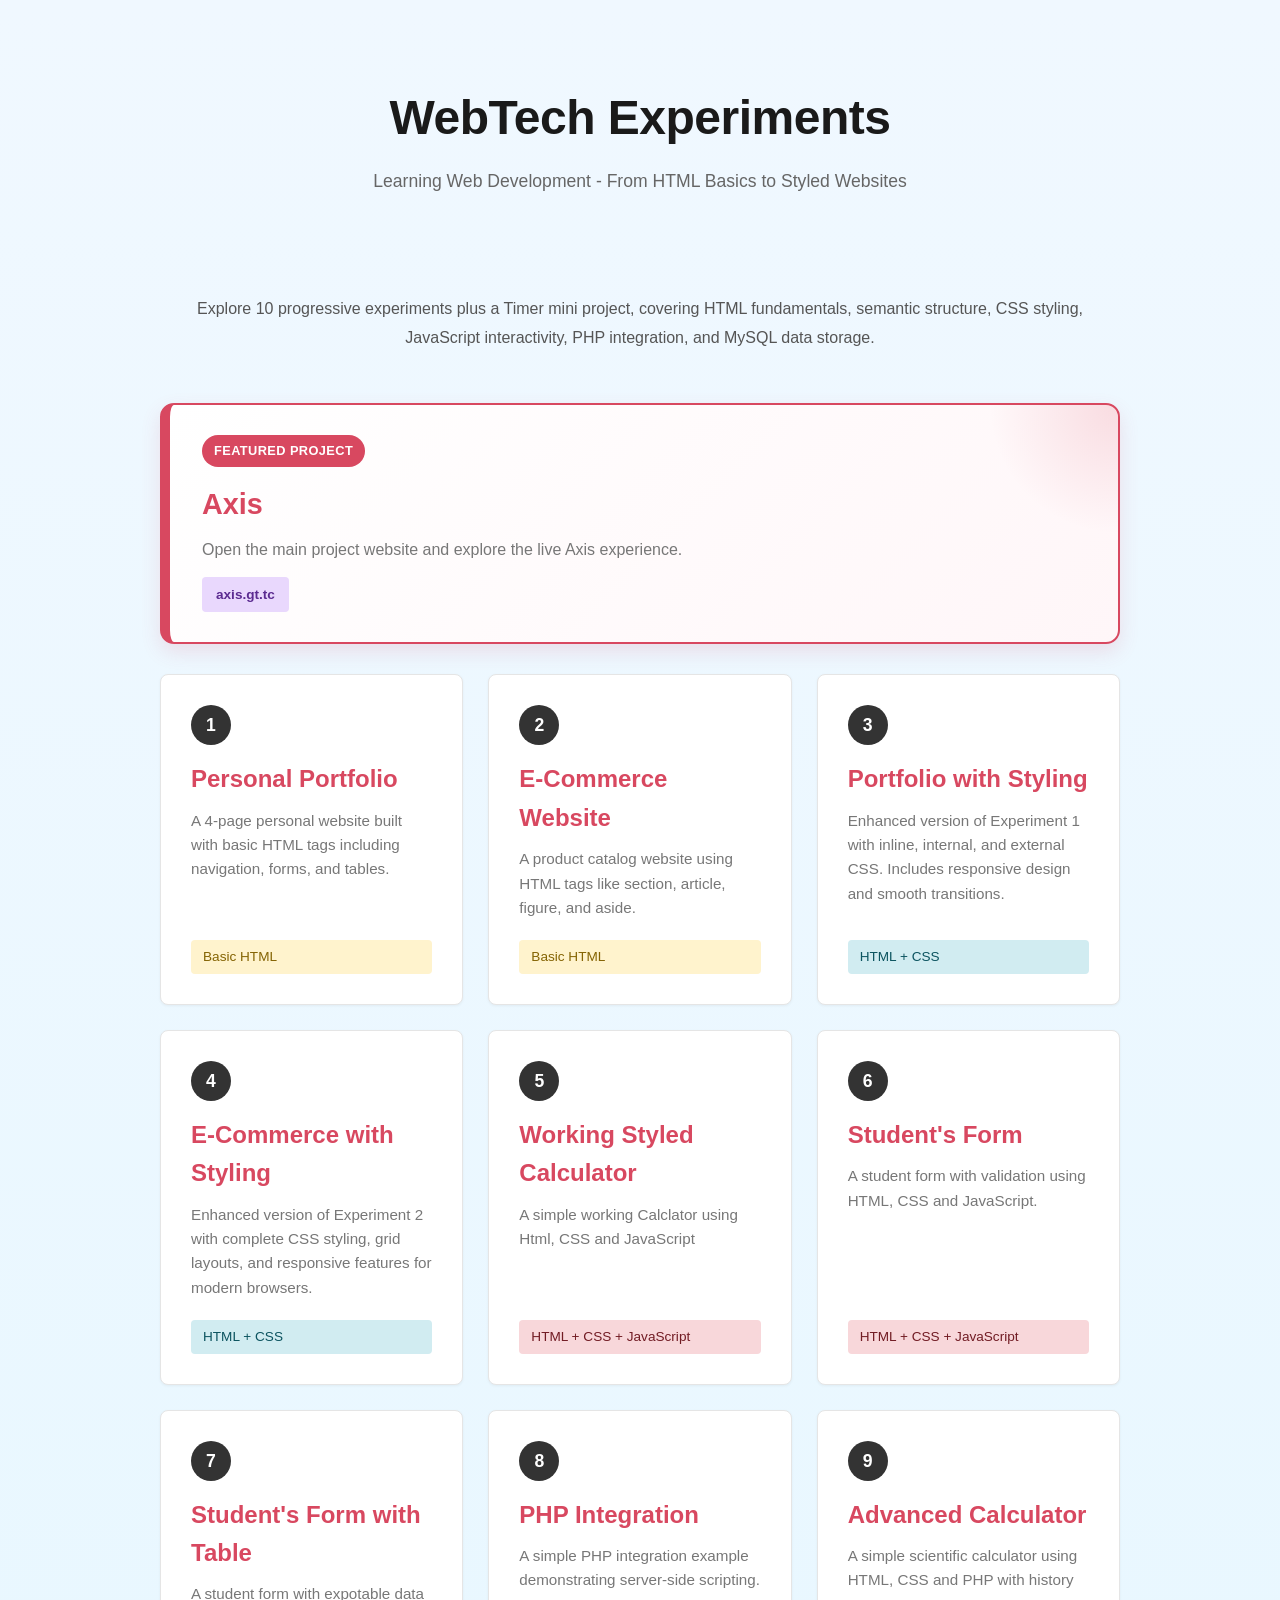
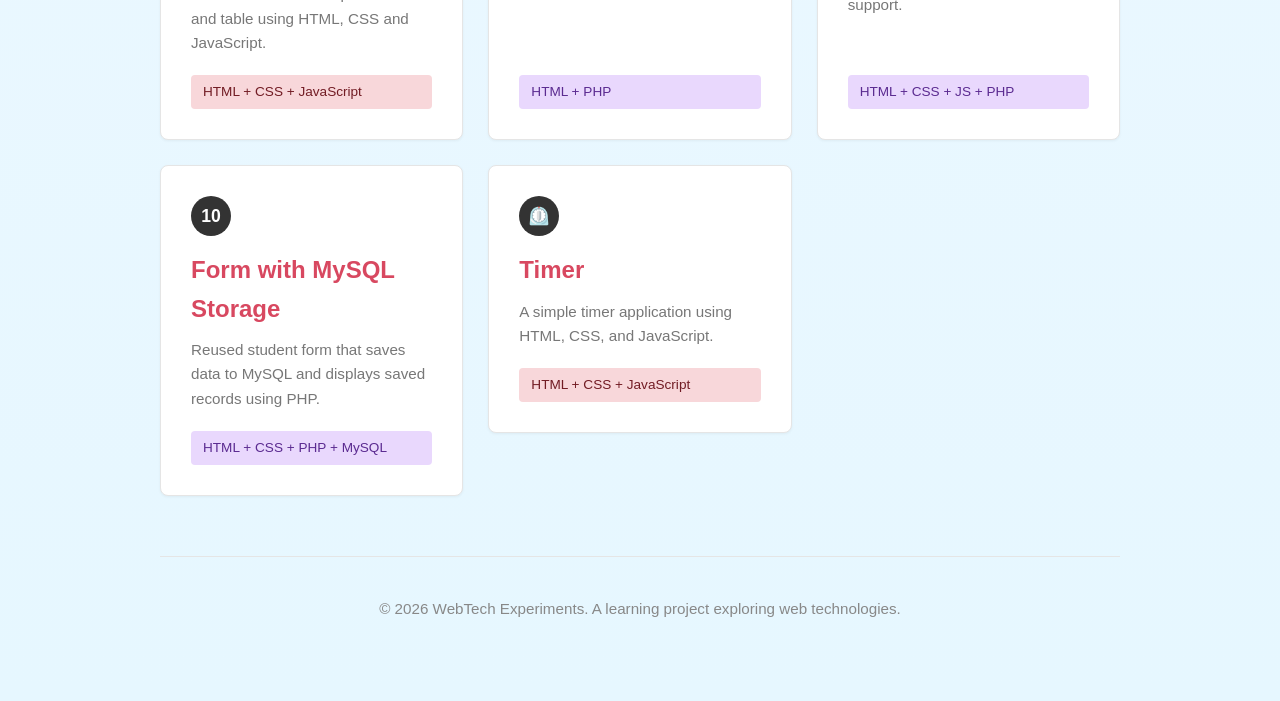
<file: index.html>
<!DOCTYPE html>
<html lang="en">

<head>
    <meta charset="UTF-8">
    <meta name="viewport" content="width=device-width, initial-scale=1.0">
    <title>WebTech Experiments</title>
    <link rel="stylesheet" href="style.css">
</head>

<body>
    <div class="container">
        <header>
            <h1>WebTech Experiments</h1>
            <p>Learning Web Development - From HTML Basics to Styled Websites</p>
        </header>

        <div class="intro">
            <p>Explore 10 progressive experiments plus a Timer mini project, covering HTML fundamentals, semantic
                structure, CSS styling, JavaScript interactivity, PHP integration, and MySQL data storage.</p>
        </div>

        <div class="project-links">
            <a href="https://axis.gt.tc" class="project-card" target="_blank" rel="noopener noreferrer">
                <div class="project-label">Featured Project</div>
                <h2>Axis</h2>
                <p>Open the main project website and explore the live Axis experience.</p>
                <span class="project-url">axis.gt.tc</span>
            </a>
        </div>

        <section class="experiments">
            <a href="Exp1/index.html" class="experiment-card">
                <div class="experiment-number">1</div>
                <h2>Personal Portfolio</h2>
                <p>A 4-page personal website built with basic HTML tags including navigation, forms, and tables.</p>
                <span class="experiment-type html">Basic HTML</span>
            </a>

            <a href="Exp2/index.html" class="experiment-card">
                <div class="experiment-number">2</div>
                <h2>E-Commerce Website</h2>
                <p>A product catalog website using HTML tags like section, article, figure, and aside.</p>
                <span class="experiment-type html">Basic HTML</span>
            </a>

            <a href="Exp3/index.html" class="experiment-card">
                <div class="experiment-number">3</div>
                <h2>Portfolio with Styling</h2>
                <p>Enhanced version of Experiment 1 with inline, internal, and external CSS. Includes responsive design
                    and smooth transitions.</p>
                <span class="experiment-type css">HTML + CSS</span>
            </a>

            <a href="Exp4/index.html" class="experiment-card">
                <div class="experiment-number">4</div>
                <h2>E-Commerce with Styling</h2>
                <p>Enhanced version of Experiment 2 with complete CSS styling, grid layouts, and responsive features for
                    modern browsers.</p>
                <span class="experiment-type css">HTML + CSS</span>
            </a>

            <a href="Exp5/index.html" class="experiment-card">
                <div class="experiment-number">5</div>
                <h2>Working Styled Calculator</h2>
                <p>A simple working Calclator using Html, CSS and JavaScript</p>
                <span class="experiment-type javascript">HTML + CSS + JavaScript</span>
            </a>

            <a href="Exp6/index.html" class="experiment-card">
                <div class="experiment-number">6</div>
                <h2>Student's Form</h2>
                <p>A student form with validation using HTML, CSS and JavaScript.</p>
                <span class="experiment-type javascript">HTML + CSS + JavaScript</span>
            </a>

            <a href="Exp7/index.html" class="experiment-card">
                <div class="experiment-number">7</div>
                <h2>Student's Form with Table</h2>
                <p>A student form with expotable data and table using HTML, CSS and JavaScript.</p>
                <span class="experiment-type javascript">HTML + CSS + JavaScript</span>
            </a>

            <a href="Exp8/index.html" class="experiment-card">
                <div class="experiment-number">8</div>
                <h2>PHP Integration</h2>
                <p>A simple PHP integration example demonstrating server-side scripting.</p>
                <span class="experiment-type php">HTML + PHP</span>
            </a>

            <a href="http://webtech-exps.gt.tc/exp9.php" class="experiment-card">
                <div class="experiment-number">9</div>
                <h2>Advanced Calculator</h2>
                <p>A simple scientific calculator using HTML, CSS and PHP with history support.</p>
                <span class="experiment-type php">HTML + CSS + JS + PHP</span>
            </a>

            <a href="http://webtech-exps.gt.tc/exp10.php" class="experiment-card">
                <div class="experiment-number">10</div>
                <h2>Form with MySQL Storage</h2>
                <p>Reused student form that saves data to MySQL and displays saved records using PHP.</p>
                <span class="experiment-type php">HTML + CSS + PHP + MySQL</span>
            </a>

            <div>
                <a href="Timer/index.html" class="experiment-card">
                    <div class="experiment-number">⏲️</div>
                    <h2>Timer</h2>
                    <p>A simple timer application using HTML, CSS, and JavaScript.</p>
                    <span class="experiment-type javascript">HTML + CSS + JavaScript</span>
                </a>
            </div>

        </section>

        <footer>
            <p>&copy; 2026 WebTech Experiments. A learning project exploring web technologies.</p>
        </footer>
    </div>
</body>

</html>
</file>
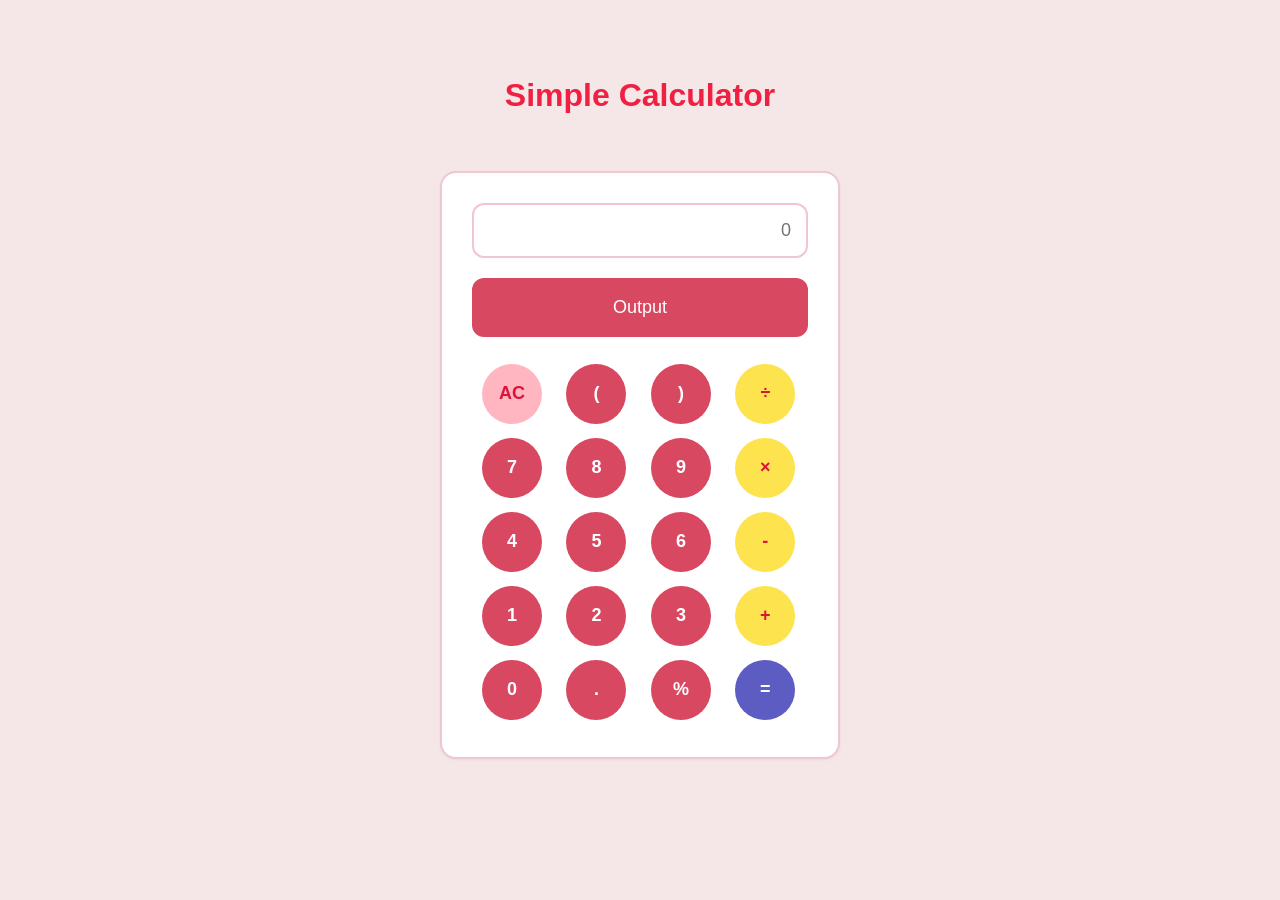
<file: Exp5/index.html>
<!DOCTYPE html>
<html lang="en">

<head>
    <meta charset="UTF-8">
    <meta name="viewport" content="width=device-width, initial-scale=1.0">
    <title>Simple Calculator</title>
    <link rel="stylesheet" href="style.css">
</head>

<body>
    <h1>Simple Calculator</h1>
    <div class="sum">
        <input type="text" id="input_range" placeholder="0">
        <p id="result" class="result">Output</p>
        <div class="Numbers">

            <button id="clear" style="background-color: rgb(255, 182, 193); color: crimson;"
                onclick="clearAll()">AC</button>
            <button id="(" onclick="press('(')"> ( </button>
            <button id=")" onclick="press(')')"> ) </button>
            <button id="Divide" style="background-color: rgb(253, 227, 77); color: crimson;"
                onclick="press('/')">&divide;</button>
            <br>
            <button id="7" onclick="press('7')">7</button>
            <button id="8" onclick="press('8')">8</button>
            <button id="9" onclick="press('9')">9</button>
            <button id="Multiply" style="background-color: rgb(253, 227, 77); color: crimson;"
                onclick="press('*')">&times;</button>
            <br>
            <button id="4" onclick="press('4')">4</button>
            <button id="5" onclick="press('5')">5</button>
            <button id="6" onclick="press('6')">6</button>
            <button id="Subtract" style="background-color: rgb(253, 227, 77); color: crimson;"
                onclick="press('-')">-</button>
            <br>
            <button id="1" onclick="press('1')">1</button>
            <button id="2" onclick="press('2')">2</button>
            <button id="3" onclick="press('3')">3</button>
            <button id="Add" style="background-color: rgb(253, 227, 77); color: crimson;"
                onclick="press('+')">+</button>
            <br>
            <button id="0" onclick="press('0')">0</button>
            <button id="." onclick="press('.')">.</button>
            <button id="%" onclick="press('%')">%</button>
            <button id="Equal" onclick="calculate()" style="background-color: rgb(92, 92, 194);">=</button>
            <br>

        </div>
        <script src="script.js"></script>

</body>

</html>
</file>
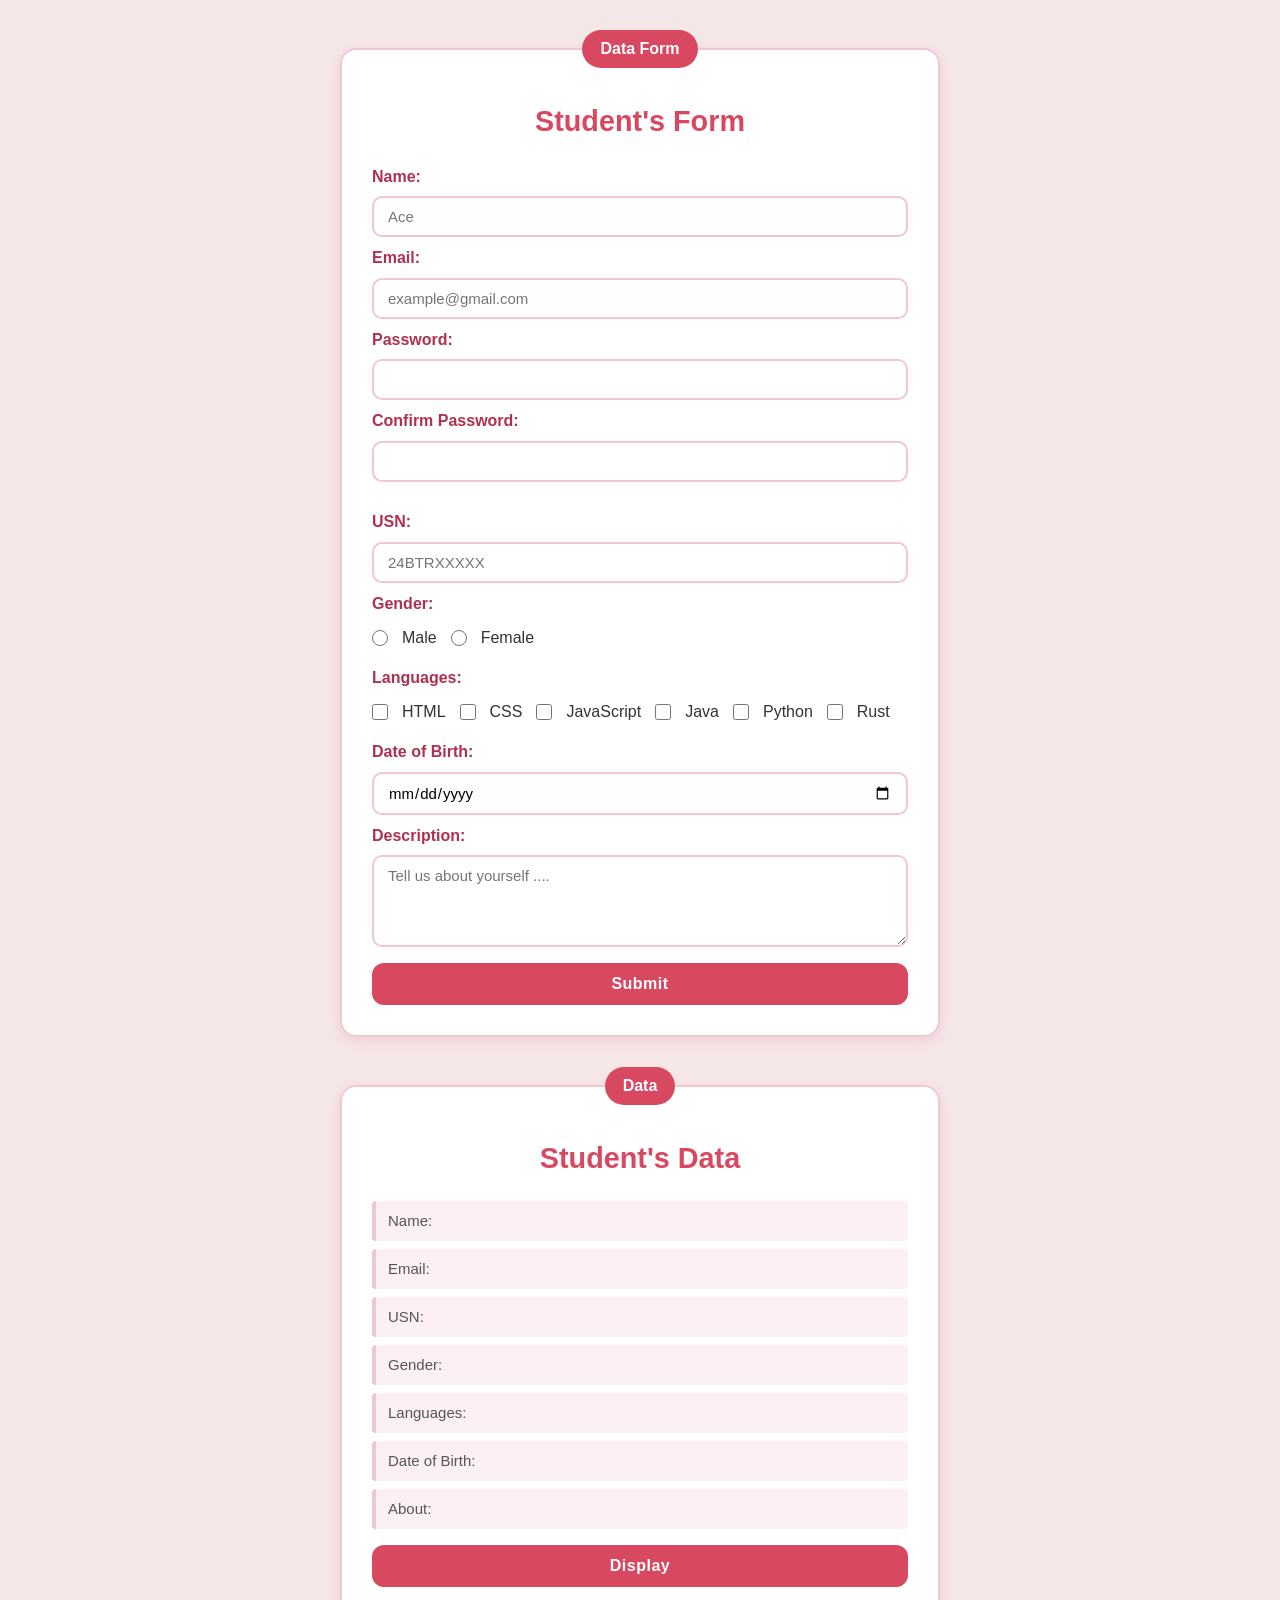
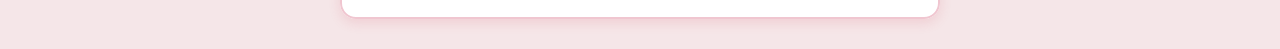
<file: Exp6/index.html>
<!-- Create a form with all fields, including checkboxes, radio buttons and input fields etc. And print that using JavaScript in a div. -->

<!DOCTYPE html>
<html lang="en">

<head>
    <meta charset="UTF-8">
    <meta name="viewport" content="width=device-width, initial-scale=1.0">
    <title>Form</title>
    <link rel="stylesheet" href="style.css">
</head>

<body>
    <fieldset>
        <h1>Student's Form</h1>
        <legend style="font-size: 16px; text-align: center; font-weight: bold;">Data Form</legend>
        <div id="formContainer">
            <div class="form-group">
                <label for="name">Name:</label>
                <input type="text" placeholder="Ace" id="name" name="name">
            </div>

            <div class="form-group">
                <label for="email">Email:</label>
                <input type="email" placeholder="example@gmail.com" id="email" name="email">
            </div>

            <div class="form-group">
                <label for="password">Password:</label>
                <input type="password" id="password" name="password">
            </div>

            <div class="form-group">
                <label for="confirmPassword">Confirm Password:</label>
                <input type="password" id="confirmPassword" name="confirmPassword">
                <span id="passwordError" class="error-msg"></span>
            </div>

            <div class="form-group">
                <label for="usn">USN:</label>
                <input type="text" placeholder="24BTRXXXXX" id="usn" name="usn">
            </div>

            <div class="form-group">
                <label>Gender:</label>
                <div class="radio-group">
                    <input type="radio" id="male" name="gender" value="Male">
                    <label for="male">Male</label>
                    <input type="radio" id="female" name="gender" value="Female">
                    <label for="female">Female</label>
                </div>
            </div>

            <div class="form-group">
                <label>Languages:</label>
                <div class="checkbox-group">
                    <input type="checkbox" id="html" name="languages" value="HTML">
                    <label for="html">HTML</label>
                    <input type="checkbox" id="css" name="languages" value="CSS">
                    <label for="css">CSS</label>
                    <input type="checkbox" id="javascript" name="languages" value="JavaScript">
                    <label for="javascript">JavaScript</label>
                    <input type="checkbox" id="java" name="languages" value="Java">
                    <label for="java">Java</label>
                    <input type="checkbox" id="python" name="languages" value="Python">
                    <label for="python">Python</label>
                    <input type="checkbox" id="rust" name="languages" value="Rust">
                    <label for="rust">Rust</label>
                </div>
            </div>

            <div class="form-group">
                <label for="dob">Date of Birth:</label>
                <input type="date" id="dob" name="dob">
            </div>

            <div class="form-group">
                <label for="description">Description:</label>
                <textarea id="description" placeholder="Tell us about yourself ...." name="description" rows="4"></textarea>
            </div>
        </div>
        <button id="submitBtn">Submit</button>
    </fieldset>

    <fieldset>
        <legend style="font-size: 16px; text-align: center; font-weight: bold;">Data</legend>
        <div id="output">
            <h1>Student's Data</h1>
            <p id="nameOutput">Name: </p>
            <p id="emailOutput">Email: </p>
            <p id="usnOutput">USN: </p>
            <p id="genderOutput">Gender: </p>
            <p id="languagesOutput">Languages: </p>
            <p id="dobOutput">Date of Birth: </p>
            <p id="descriptionOutput">About: </p>
        </div>
        <button id="displayBtn">Display</button>
    </fieldset>

    <script src="script.js"></script>
</body>

</html>
</file>
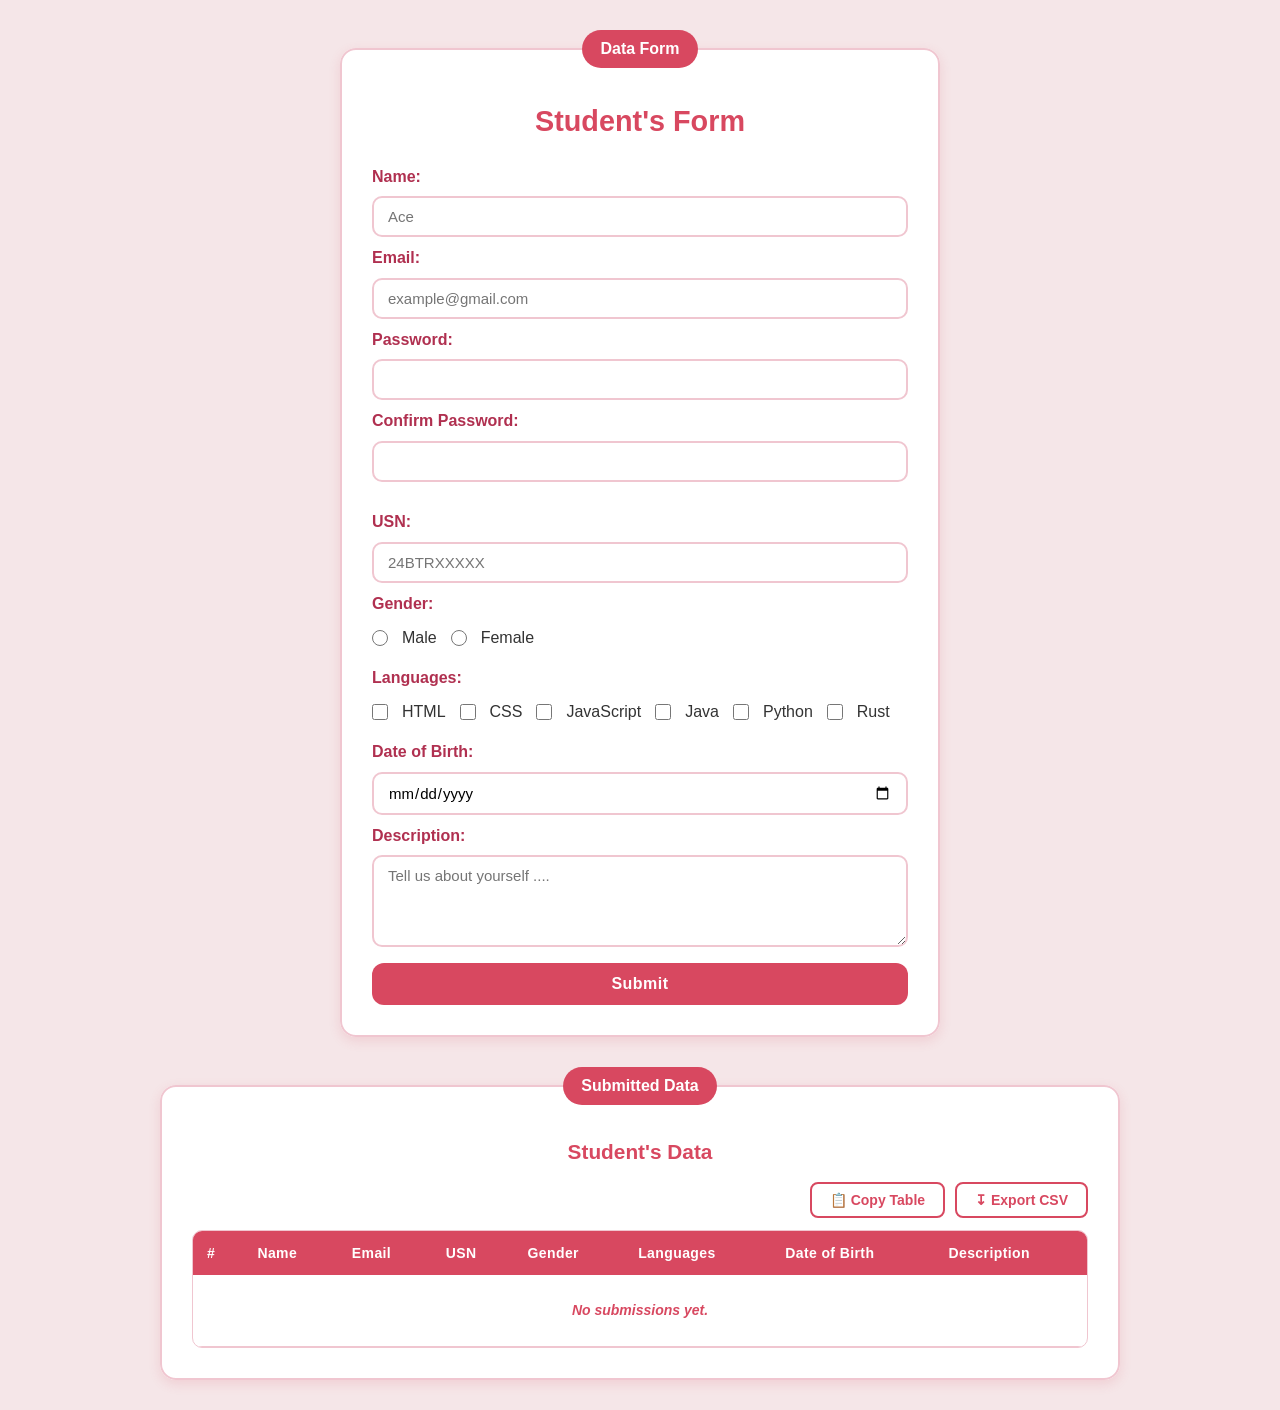
<file: Exp7/index.html>
<!-- Create a form with all fields, including checkboxes, radio buttons and input fields etc. And print that using JavaScript in a div. -->

<!DOCTYPE html>
<html lang="en">

<head>
    <meta charset="UTF-8">
    <meta name="viewport" content="width=device-width, initial-scale=1.0">
    <title>Form</title>
    <link rel="stylesheet" href="style.css">
</head>

<body>
    <fieldset>
        <h1>Student's Form</h1>
        <legend style="font-size: 16px; text-align: center; font-weight: bold;">Data Form</legend>
        <div id="formContainer">
            <div class="form-group">
                <label for="name">Name:</label>
                <input type="text" placeholder="Ace" id="name" name="name">
            </div>

            <div class="form-group">
                <label for="email">Email:</label>
                <input type="email" placeholder="example@gmail.com" id="email" name="email">
            </div>

            <div class="form-group">
                <label for="password">Password:</label>
                <input type="password" id="password" name="password">
            </div>

            <div class="form-group">
                <label for="confirmPassword">Confirm Password:</label>
                <input type="password" id="confirmPassword" name="confirmPassword">
                <span id="passwordError" class="error-msg"></span>
            </div>

            <div class="form-group">
                <label for="usn">USN:</label>
                <input type="text" placeholder="24BTRXXXXX" id="usn" name="usn">
            </div>

            <div class="form-group">
                <label>Gender:</label>
                <div class="radio-group">
                    <input type="radio" id="male" name="gender" value="Male">
                    <label for="male">Male</label>
                    <input type="radio" id="female" name="gender" value="Female">
                    <label for="female">Female</label>
                </div>
            </div>

            <div class="form-group">
                <label>Languages:</label>
                <div class="checkbox-group">
                    <input type="checkbox" id="html" name="languages" value="HTML">
                    <label for="html">HTML</label>
                    <input type="checkbox" id="css" name="languages" value="CSS">
                    <label for="css">CSS</label>
                    <input type="checkbox" id="javascript" name="languages" value="JavaScript">
                    <label for="javascript">JavaScript</label>
                    <input type="checkbox" id="java" name="languages" value="Java">
                    <label for="java">Java</label>
                    <input type="checkbox" id="python" name="languages" value="Python">
                    <label for="python">Python</label>
                    <input type="checkbox" id="rust" name="languages" value="Rust">
                    <label for="rust">Rust</label>
                </div>
            </div>

            <div class="form-group">
                <label for="dob">Date of Birth:</label>
                <input type="date" id="dob" name="dob">
            </div>

            <div class="form-group">
                <label for="description">Description:</label>
                <textarea id="description" placeholder="Tell us about yourself ...." name="description"
                    rows="4"></textarea>
            </div>
        </div>
        <button id="submitBtn">Submit</button>
    </fieldset>

    <fieldset id="dataFieldset">
        <legend style="font-size: 16px; text-align: center; font-weight: bold;">Submitted Data</legend>
        <h2>Student's Data</h2>
        <div class="table-actions">
            <button class="action-btn" onclick="copyTable()">&#128203; Copy Table</button>
            <button class="action-btn" onclick="exportCSV()">&#8615; Export CSV</button>
        </div>
        <div class="table-wrapper">
            <table id="dataTable">
                <thead>
                    <tr>
                        <th>#</th>
                        <th>Name</th>
                        <th>Email</th>
                        <th>USN</th>
                        <th>Gender</th>
                        <th>Languages</th>
                        <th>Date of Birth</th>
                        <th>Description</th>
                    </tr>
                </thead>
                <tbody id="tableBody">
                    <tr id="emptyRow">
                        <td colspan="8" class="empty-msg">No submissions yet.</td>
                    </tr>
                </tbody>
            </table>
        </div>
    </fieldset>

    <script src="script.js"></script>
</body>

</html>
</file>
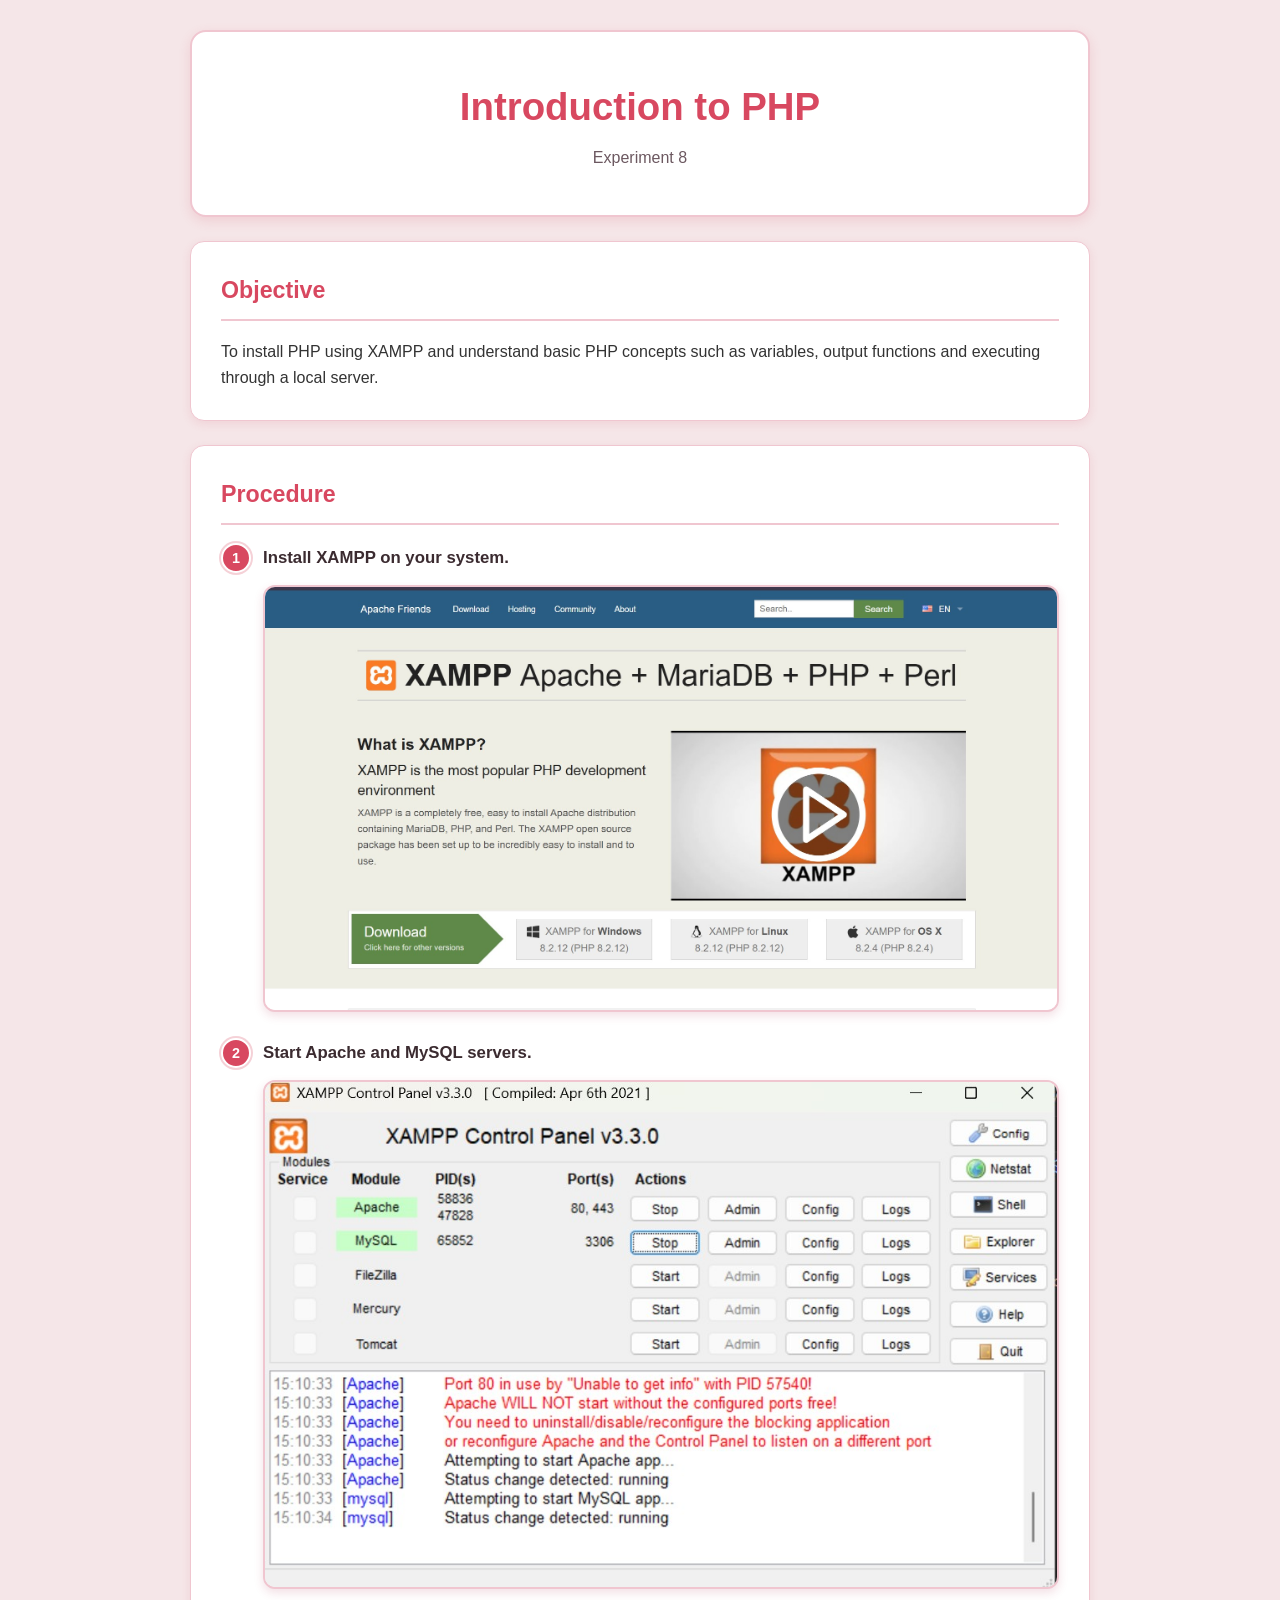
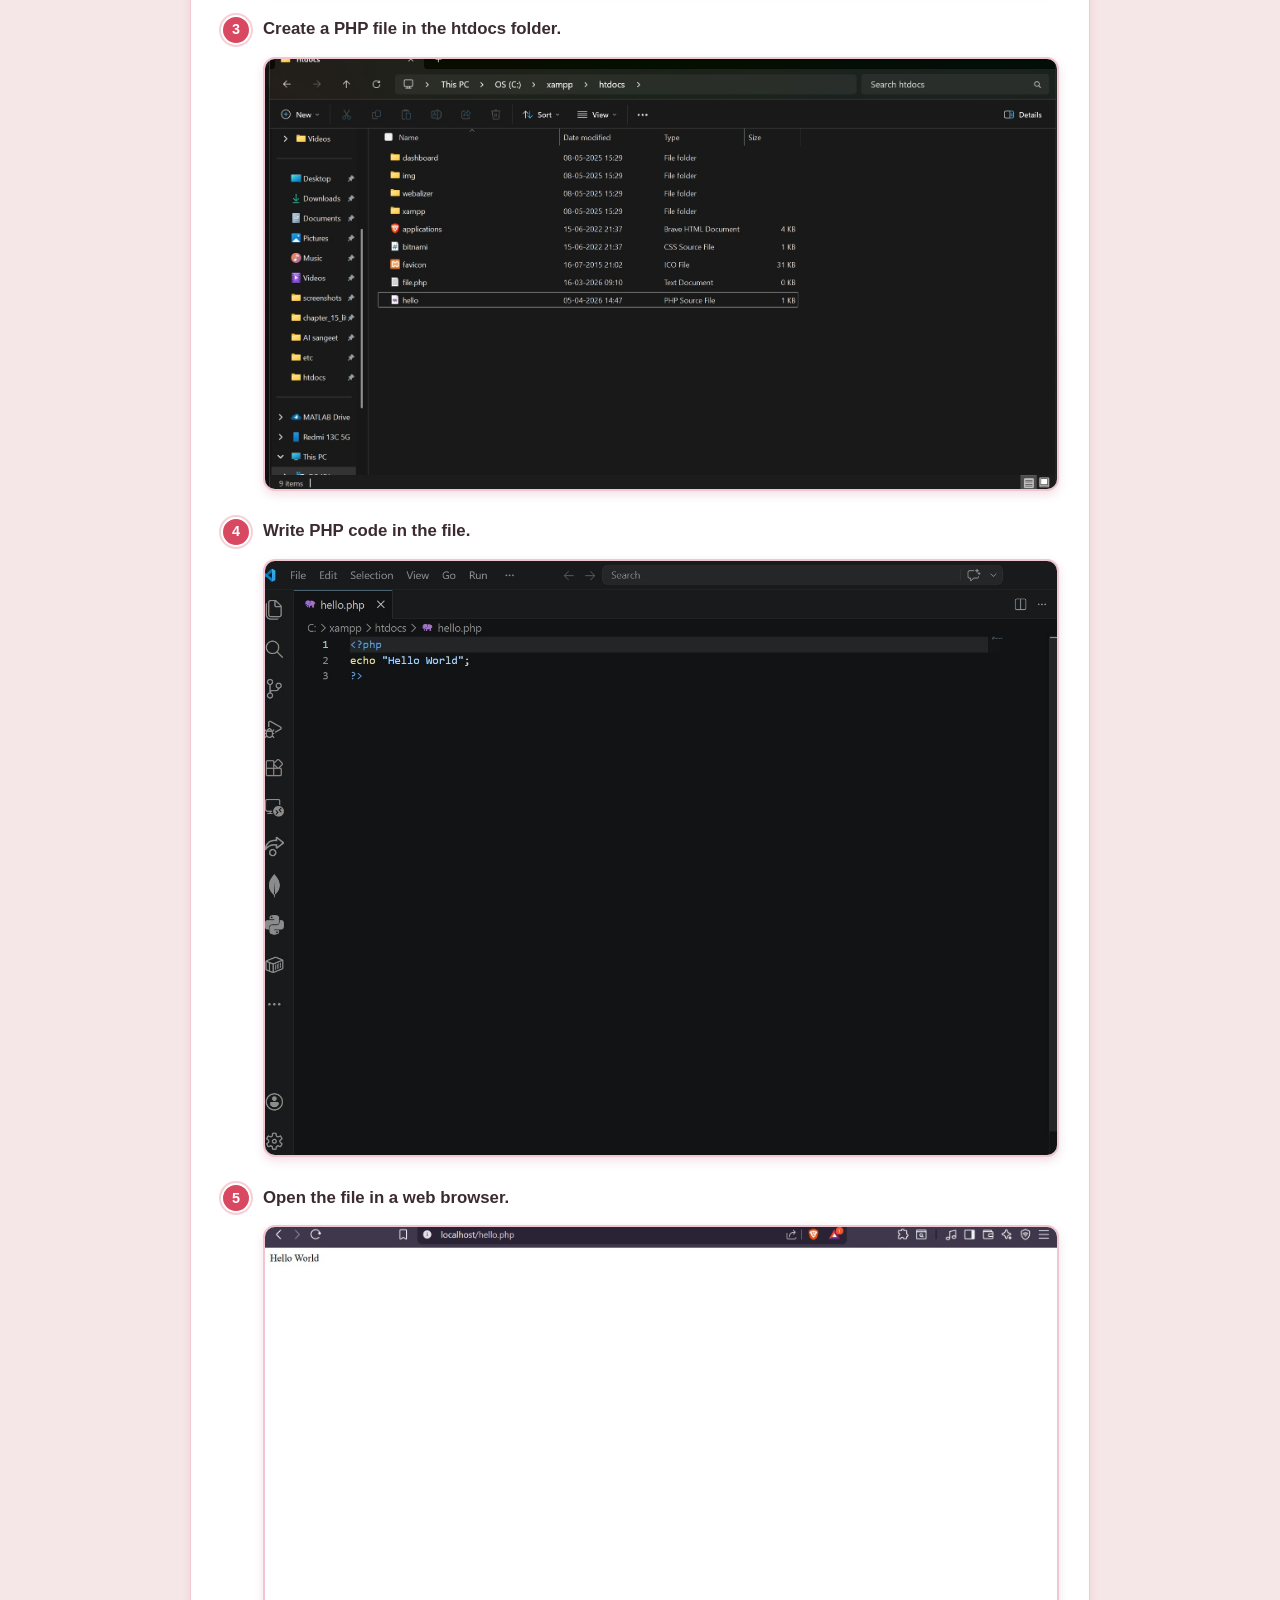
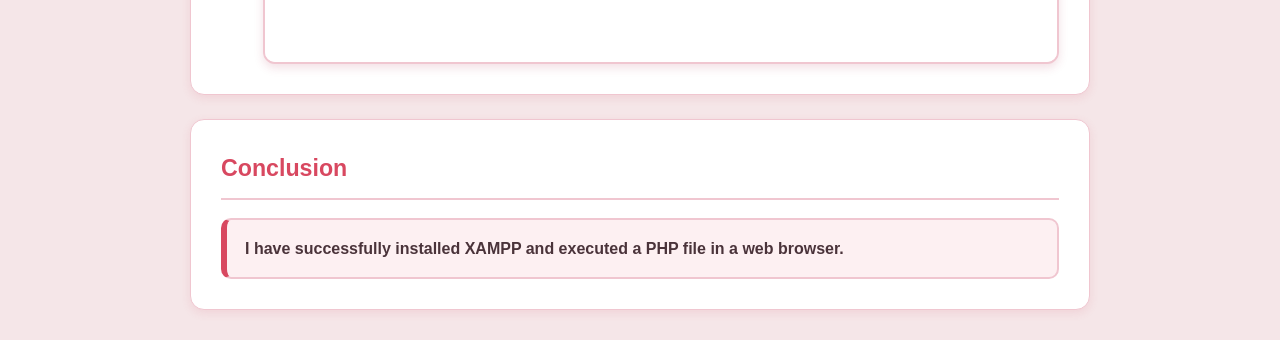
<file: Exp8/index.html>
<!DOCTYPE html>
<html lang="en">

<head>
    <meta charset="UTF-8">
    <meta name="viewport" content="width=device-width, initial-scale=1.0">
    <title>Experiment 8: Introduction to PHP</title>
    <link rel="stylesheet" href="style.css">
</head>

<body>
    <div class="container">

        <header class="header-card">
            <h1>Introduction to PHP</h1>
            <p>Experiment 8</p>
        </header>

        <section class="card">
            <h2>Objective</h2>
            <p>To install PHP using XAMPP and understand basic PHP concepts such as variables, output functions and
                executing through a local server.</p>
        </section>

        <section class="card">
            <h2>Procedure</h2>

            <div class="step">
                <div class="step-header">
                    <div class="step-number">1</div>
                    <div class="step-text">Install XAMPP on your system.</div>
                </div>
                <div class="img-container">
                    <img src="Screenshot 2026-04-05 144409.jpg" alt="Install XAMPP">
                </div>
            </div>

            <div class="step">
                <div class="step-header">
                    <div class="step-number">2</div>
                    <div class="step-text">Start Apache and MySQL servers.</div>
                </div>
                <div class="img-container">
                    <img src="Screenshot 2026-04-05 151041.jpg" alt="Start XAMPP">
                </div>
            </div>

            <div class="step">
                <div class="step-header">
                    <div class="step-number">3</div>
                    <div class="step-text">Create a PHP file in the htdocs folder.</div>
                </div>
                <div class="img-container">
                    <img src="Screenshot 2026-04-05 151017.jpg" alt="Create PHP file">
                </div>
            </div>

            <div class="step">
                <div class="step-header">
                    <div class="step-number">4</div>
                    <div class="step-text">Write PHP code in the file.</div>
                </div>
                <div class="img-container">
                    <img src="Screenshot 2026-04-05 151000.jpg" alt="PHP code">
                </div>
            </div>

            <div class="step">
                <div class="step-header">
                    <div class="step-number">5</div>
                    <div class="step-text">Open the file in a web browser.</div>
                </div>
                <div class="img-container">
                    <img src="helloworldimage.jpg" alt="PHP output">
                </div>
            </div>
        </section>

        <section class="card">
            <h2>Conclusion</h2>
            <div class="conclusion-box">
                <p>I have successfully installed XAMPP and executed a PHP file in a web browser.</p>
            </div>
        </section>

    </div>
</body>

</html>
</file>
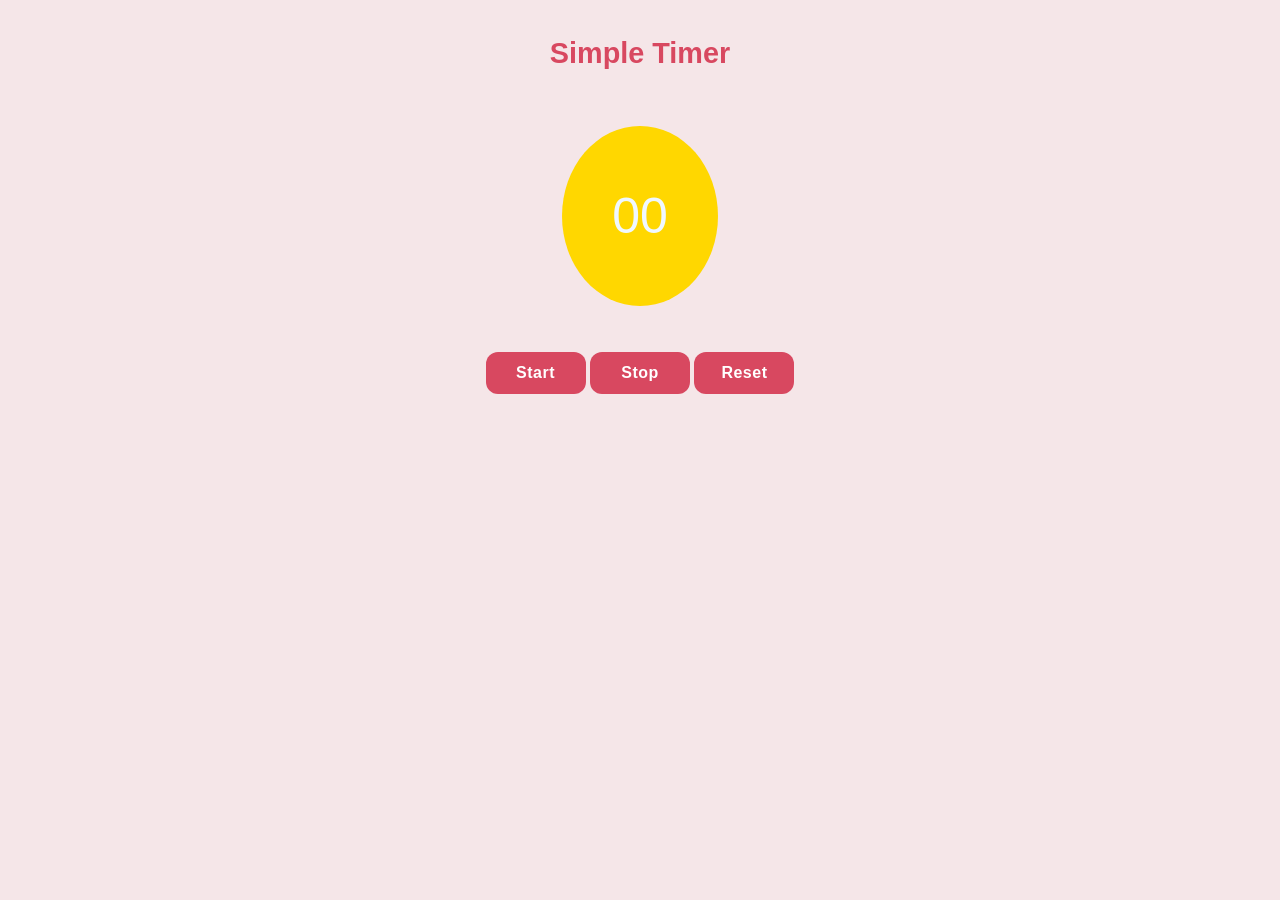
<file: Timer/index.html>
<!DOCTYPE html>
<html lang="en">

<head>
    <meta charset="UTF-8">
    <meta name="viewport" content="width=device-width, initial-scale=1.0">
    <title>Timer</title>
    <link rel="stylesheet" href="style.css">
</head>

<body>
    <h1>Simple Timer</h1>
    <div id="timer" style="text-align: center;">00</div>
    <div class="buttons">
        <button id="startBtn" onclick="StartTimer()">Start</button>
        <button id="stopBtn" onclick="clearInterval(timerInterval); timerInterval = null;">Stop</button>
        <button id="resetBtn"
            onclick="clearInterval(timerInterval); timerInterval = null; seconds = 0; document.getElementById('timer').textContent = '00';">Reset</button>
    </div>
    <script>
        let seconds = 0;
        let timerInterval;

        function StartTimer() {
            if (!timerInterval) {
                timerInterval = setInterval(() => {
                    seconds++;
                    document.getElementById('timer').textContent = seconds;
                }, 1000);
            }
        }
    </script>
</body>

</html>
</file>
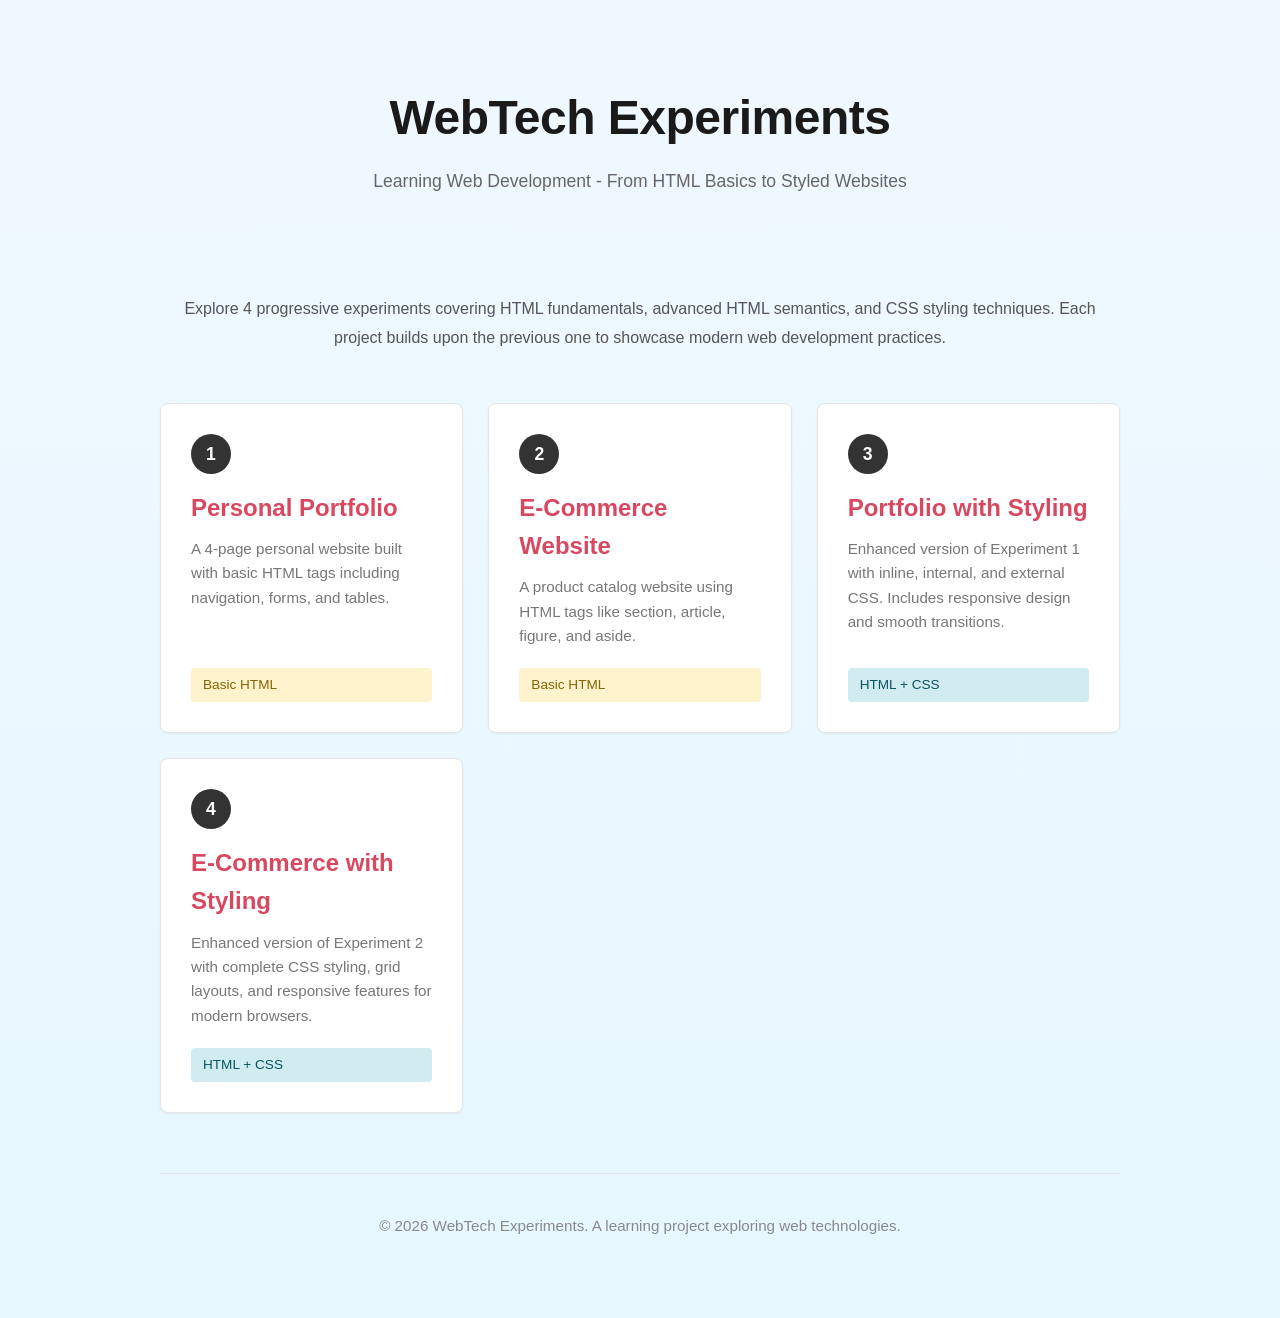
<file: indexMenu.html>
<!DOCTYPE html>
<html lang="en">

<head>
    <meta charset="UTF-8">
    <meta name="viewport" content="width=device-width, initial-scale=1.0">
    <title>WebTech Experiments</title>
    <link rel="stylesheet" href="style.css">
</head>

<body>
    <div class="container">
        <header>
            <h1>WebTech Experiments</h1>
            <p>Learning Web Development - From HTML Basics to Styled Websites</p>
        </header>

        <div class="intro">
            <p>Explore 4 progressive experiments covering HTML fundamentals, advanced HTML semantics, and CSS styling
                techniques. Each project builds upon the previous one to showcase modern web development practices.</p>
        </div>

        <section class="experiments">
            <a href="Exp1/index.html" class="experiment-card">
                <div class="experiment-number">1</div>
                <h2>Personal Portfolio</h2>
                <p>A 4-page personal website built with basic HTML tags including navigation, forms, and tables.</p>
                <span class="experiment-type html">Basic HTML</span>
            </a>

            <a href="Exp2/index.html" class="experiment-card">
                <div class="experiment-number">2</div>
                <h2>E-Commerce Website</h2>
                <p>A product catalog website using HTML tags like section, article, figure, and aside.</p>
                <span class="experiment-type html">Basic HTML</span>
            </a>

            <a href="Exp3/index.html" class="experiment-card">
                <div class="experiment-number">3</div>
                <h2>Portfolio with Styling</h2>
                <p>Enhanced version of Experiment 1 with inline, internal, and external CSS. Includes responsive design
                    and smooth transitions.</p>
                <span class="experiment-type css">HTML + CSS</span>
            </a>

            <a href="Exp4/index.html" class="experiment-card">
                <div class="experiment-number">4</div>
                <h2>E-Commerce with Styling</h2>
                <p>Enhanced version of Experiment 2 with complete CSS styling, grid layouts, and responsive features for
                    modern browsers.</p>
                <span class="experiment-type css">HTML + CSS</span>
            </a>
        </section>

        <footer>
            <p>&copy; 2026 WebTech Experiments. A learning project exploring web technologies.</p>
        </footer>
    </div>
</body>

</html>
</file>
<file: style.css>
* {
    margin: 0;
    padding: 0;
    box-sizing: border-box;
}

body {
    font-family: 'Segoe UI', Tahoma, Geneva, Verdana, sans-serif;
    background-image: linear-gradient(to bottom, #f0f8ff, #e6f7ff);
    color: #333;
    line-height: 1.6;
}

.container {
    max-width: 1000px;
    margin: 0 auto;
    padding: 40px 20px;
}

header {
    text-align: center;
    margin-bottom: 60px;
    padding: 40px 0;
}

header h1 {
    font-size: 3em;
    color: #1a1a1a;
    margin-bottom: 10px;
    font-weight: 600;
    letter-spacing: -0.5px;
}

header p {
    font-size: 1.1em;
    color: #666;
    font-weight: 300;
}

.intro {
    text-align: center;
    margin-bottom: 50px;
    color: #555;
    font-size: 1em;
    line-height: 1.8;
}

.project-links {
    margin-bottom: 30px;
}

.project-card {
    display: flex;
    flex-direction: column;
    background: linear-gradient(135deg, #fff 0%, #fff6f8 100%);
    border: 2px solid #d84860;
    border-left: 10px solid #d84860;
    border-radius: 14px;
    padding: 30px 32px;
    text-decoration: none;
    color: #333;
    box-shadow: 0 8px 20px rgba(216, 72, 96, 0.14);
    transition: all 0.3s ease;
    position: relative;
    overflow: hidden;
}

.project-card:hover {
    transform: translateY(-3px);
    box-shadow: 0 14px 26px rgba(216, 72, 96, 0.2);
    border-color: #b03050;
}

.project-card::after {
    content: '';
    position: absolute;
    top: 0;
    right: 0;
    width: 140px;
    height: 140px;
    background: radial-gradient(circle at top right, rgba(216, 72, 96, 0.16), transparent 65%);
    pointer-events: none;
}

.project-label {
    display: inline-block;
    width: fit-content;
    background-color: #d84860;
    color: white;
    border-radius: 999px;
    padding: 6px 12px;
    font-size: 0.8em;
    font-weight: 700;
    margin-bottom: 14px;
    letter-spacing: 0.4px;
    text-transform: uppercase;
}

.project-card h2 {
    font-size: 1.8em;
    margin-bottom: 10px;
    font-weight: 700;
    color: #d84860;
}

.project-card p {
    font-size: 1em;
    color: #777;
    margin-bottom: 14px;
    line-height: 1.6;
}

.project-url {
    display: inline-block;
    width: fit-content;
    color: #5b2b91;
    background-color: #e9d8fd;
    padding: 7px 14px;
    border-radius: 4px;
    font-size: 0.85em;
    font-weight: 600;
}

.experiments {
    display: grid;
    grid-template-columns: repeat(auto-fit, minmax(280px, 1fr));
    gap: 25px;
    margin-bottom: 40px;
}

.experiment-card {
    background: white;
    border: 1px solid #e5e5e5;
    border-radius: 8px;
    padding: 30px;
    text-decoration: none;
    color: #333;
    transition: all 0.3s ease;
    box-shadow: 0 1px 3px rgba(0, 0, 0, 0.05);
    display: flex;
    flex-direction: column;
}

.experiment-card:hover {
    transform: translateY(-2px);
    box-shadow: 0 8px 16px rgba(0, 0, 0, 0.1);
    border-color: #bbb;
}

.experiment-number {
    display: inline-block;
    width: 40px;
    height: 40px;
    background-color: #333;
    color: white;
    border-radius: 50%;
    text-align: center;
    line-height: 40px;
    font-weight: bold;
    margin-bottom: 15px;
    font-size: 1.1em;
}

.experiment-card h2 {
    font-size: 1.5em;
    margin-bottom: 10px;
    font-weight: 600;
    color: #d84860;
}

.experiment-card p {
    font-size: 0.95em;
    color: #777;
    margin-bottom: 20px;
    flex-grow: 1;
    line-height: 1.6;
}

.experiment-type {
    display: inline-block;
    background-color: #f0f0f0;
    color: #666;
    padding: 6px 12px;
    border-radius: 4px;
    font-size: 0.85em;
    font-weight: 500;
}

.experiment-type.html {
    background-color: #fff3cd;
    color: #856404;
}

.experiment-type.css {
    background-color: #d1ecf1;
    color: #0c5460;
}

.experiment-type.javascript {
    background-color: #f8d7da;
    color: #721c24;
}

.experiment-type.php {
    background-color: #e9d8fd;
    color: #5b2b91;
}

footer {
    background-image: linear-gradient();
    text-align: center;
    margin-top: 60px;
    padding: 40px 0;
    border-top: 1px solid #e5e5e5;
    color: #888;
    font-size: 0.95em;
}

/* Responsive Design */
@media (max-width: 768px) {
    header h1 {
        font-size: 2em;
    }

    header p {
        font-size: 1em;
    }

    .experiments {
        grid-template-columns: 1fr;
        gap: 15px;
    }

    .container {
        padding: 30px 15px;
    }
}

@media (max-width: 480px) {
    header {
        margin-bottom: 40px;
        padding: 20px 0;
    }

    header h1 {
        font-size: 1.6em;
    }

    .experiment-card {
        padding: 20px;
    }

    .experiment-card h2 {
        font-size: 1.2em;
    }
}
</file>
<file: Exp5/style.css>
* {
    margin: 0;
    padding: 0;
    box-sizing: border-box;
}

body {
    font-family: 'Segoe UI', Tahoma, Geneva, Verdana, sans-serif;
    background-color: #f5e6e8;
    color: #333;
    line-height: 1.6;
    min-height: 100vh;
    padding: 20px;
}

h1 {
    /* background: white; */
    color: #f02043;
    padding: 50px 40px;
    text-align: center;
    /* border: 2px solid #f0c6d0;
    border-radius: 25px; */
}

.sum {
    position: center;
    background: white;
    padding: 30px;
    border-radius: 16px;
    box-shadow: 0 4px 12px rgba(216, 72, 96, 0.15);
    border: 2px solid #f0c6d0;
    max-width: 400px;
    margin: auto;
    transition: all 0.3s ease;
    box-shadow: 0 1px 3px rgba(0, 0, 0, 0.05);
}

input[type="text"] {
    width: 100%;
    padding: 15px;
    font-size: 18px;
    border: 2px solid #f0c6d0;
    border-radius: 12px;
    margin-bottom: 20px;
    text-align: right;
}

.result {
    background-color: #d84860;
    color: white;
    padding: 15px;
    font-size: 18px;
    text-align: center;
    border-radius: 12px;
    margin-bottom: 20px;
}

button {
    display: inline-flex;
    margin: 7px 10px;
    padding: 20px;
    justify-content: center;
    align-items: center;
    font-family: 'Segoe UI', Tahoma, Geneva, Verdana, sans-serif;
    font-size: 18px;
    font-weight: bold;
    background-color: #d84860;
    color: white;
    border: none;
    border-radius: 50%;
    width: 60px;
    height: 60px;
}

button:hover {
    transform: translateY(-2px);
    box-shadow: 0 8px 16px rgba(0, 0, 0, 0.1);
    border-color: #bbb;
}
</file>
<file: Exp6/style.css>
* {
    margin: 0;
    padding: 0;
    box-sizing: border-box;
}

body {
    font-family: 'Segoe UI', Tahoma, Geneva, Verdana, sans-serif;
    background-color: #f5e6e8;
    color: #333;
    line-height: 1.6;
    min-height: 100vh;
    padding: 30px 20px;
    display: flex;
    flex-direction: column;
    align-items: center;
    gap: 30px;
}

h1 {
    color: #d84860;
    text-align: center;
    margin-bottom: 20px;
    font-size: 1.8rem;
}

fieldset {
    background: white;
    border: 2px solid #f0c6d0;
    border-radius: 16px;
    padding: 30px;
    width: 100%;
    max-width: 600px;
    box-shadow: 0 4px 12px rgba(216, 72, 96, 0.15);
}

legend {
    background-color: #d84860;
    color: white;
    padding: 6px 18px;
    border-radius: 20px;
    font-size: 15px;
    font-weight: bold;
}

#formContainer {
    display: flex;
    flex-direction: column;
    gap: 8px;
}

.form-group {
    display: flex;
    flex-direction: column;
    gap: 3px;
}

label {
    font-weight: 600;
    color: #b03050;
}

.radio-group,
.checkbox-group {
    display: flex;
    flex-wrap: wrap;
    align-items: center;
    gap: 6px 14px;
    padding: 6px 0;
}

.radio-group label,
.checkbox-group label {
    font-weight: normal;
    color: #333;
    margin: 0;
    cursor: pointer;
}

.error-msg {
    color: #d84860;
    font-size: 13px;
    font-weight: 600;
    min-height: 16px;
}

input[type="text"],
input[type="email"],
input[type="password"],
input[type="date"],
textarea {
    width: 100%;
    padding: 10px 14px;
    font-size: 15px;
    border: 2px solid #f0c6d0;
    border-radius: 10px;
    margin-top: 4px;
    transition: border-color 0.2s;
    font-family: inherit;
}

input[type="text"]:focus,
input[type="email"]:focus,
input[type="password"]:focus,
input[type="date"]:focus,
textarea:focus {
    outline: none;
    border-color: #d84860;
}

input[type="radio"],
input[type="checkbox"] {
    accent-color: #d84860;
    width: 16px;
    height: 16px;
    cursor: pointer;
}

textarea {
    resize: vertical;
}

#submitBtn,
#displayBtn {
    display: block;
    width: 100%;
    margin-top: 16px;
    padding: 12px;
    font-size: 16px;
    font-weight: bold;
    font-family: inherit;
    background-color: #d84860;
    color: white;
    border: none;
    border-radius: 12px;
    cursor: pointer;
    transition: background-color 0.2s, transform 0.15s, box-shadow 0.2s;
    letter-spacing: 0.5px;
}

#submitBtn:hover,
#displayBtn:hover {
    background-color: #b03050;
    transform: translateY(-2px);
    box-shadow: 0 6px 14px rgba(216, 72, 96, 0.35);
}

#output p {
    font-size: 15px;
    color: #555;
    padding: 8px 12px;
    border-left: 4px solid #f0c6d0;
    border-radius: 4px;
    margin-bottom: 8px;
    background: #fdf0f2;
    transition: border-color 0.3s;
}

#output.filled p {
    border-left-color: #d84860;
    color: #333;
}
</file>
<file: Exp7/style.css>
* {
    margin: 0;
    padding: 0;
    box-sizing: border-box;
}

body {
    font-family: 'Segoe UI', Tahoma, Geneva, Verdana, sans-serif;
    background-color: #f5e6e8;
    color: #333;
    line-height: 1.6;
    min-height: 100vh;
    padding: 30px 20px;
    display: flex;
    flex-direction: column;
    align-items: center;
    gap: 30px;
}

h1 {
    color: #d84860;
    text-align: center;
    margin-bottom: 20px;
    font-size: 1.8rem;
}

fieldset {
    background: white;
    border: 2px solid #f0c6d0;
    border-radius: 16px;
    padding: 30px;
    width: 100%;
    max-width: 600px;
    box-shadow: 0 4px 12px rgba(216, 72, 96, 0.15);
}

#dataFieldset {
    max-width: 960px;
}

legend {
    background-color: #d84860;
    color: white;
    padding: 6px 18px;
    border-radius: 20px;
    font-size: 15px;
    font-weight: bold;
}

#formContainer {
    display: flex;
    flex-direction: column;
    gap: 8px;
}

.form-group {
    display: flex;
    flex-direction: column;
    gap: 3px;
}

label {
    font-weight: 600;
    color: #b03050;
}

.radio-group,
.checkbox-group {
    display: flex;
    flex-wrap: wrap;
    align-items: center;
    gap: 6px 14px;
    padding: 6px 0;
}

.radio-group label,
.checkbox-group label {
    font-weight: normal;
    color: #333;
    margin: 0;
    cursor: pointer;
}

.error-msg {
    color: #d84860;
    font-size: 13px;
    font-weight: 600;
    min-height: 16px;
}

input[type="text"],
input[type="email"],
input[type="password"],
input[type="date"],
textarea {
    width: 100%;
    padding: 10px 14px;
    font-size: 15px;
    border: 2px solid #f0c6d0;
    border-radius: 10px;
    margin-top: 4px;
    transition: border-color 0.2s;
    font-family: inherit;
}

input[type="text"]:focus,
input[type="email"]:focus,
input[type="password"]:focus,
input[type="date"]:focus,
textarea:focus {
    outline: none;
    border-color: #d84860;
}

input[type="radio"],
input[type="checkbox"] {
    accent-color: #d84860;
    width: 16px;
    height: 16px;
    cursor: pointer;
}

textarea {
    resize: vertical;
}

#submitBtn {
    display: block;
    width: 100%;
    margin-top: 16px;
    padding: 12px;
    font-size: 16px;
    font-weight: bold;
    font-family: inherit;
    background-color: #d84860;
    color: white;
    border: none;
    border-radius: 12px;
    cursor: pointer;
    transition: background-color 0.2s, transform 0.15s, box-shadow 0.2s;
    letter-spacing: 0.5px;
}

#submitBtn:hover {
    background-color: #b03050;
    transform: translateY(-2px);
    box-shadow: 0 6px 14px rgba(216, 72, 96, 0.35);
}

/* Data section */
#dataFieldset h2 {
    text-align: center;
    color: #d84860;
    font-size: 1.3rem;
    margin-bottom: 14px;
}

.table-actions {
    display: flex;
    gap: 10px;
    justify-content: flex-end;
    margin-bottom: 12px;
}

.action-btn {
    padding: 8px 18px;
    font-size: 14px;
    font-weight: 600;
    font-family: inherit;
    background-color: white;
    color: #d84860;
    border: 2px solid #d84860;
    border-radius: 8px;
    cursor: pointer;
    transition: background-color 0.2s, color 0.2s, transform 0.15s;
}

.action-btn:hover {
    background-color: #d84860;
    color: white;
    transform: translateY(-1px);
}

.table-wrapper {
    overflow-x: auto;
    border-radius: 10px;
    border: 1px solid #f0c6d0;
}

#dataTable {
    width: 100%;
    border-collapse: collapse;
    font-size: 14px;
}

#dataTable thead {
    background-color: #d84860;
    color: white;
}

#dataTable th {
    padding: 11px 14px;
    text-align: left;
    white-space: nowrap;
    font-weight: 600;
    letter-spacing: 0.4px;
}

#dataTable td {
    padding: 10px 14px;
    border-bottom: 1px solid #f0c6d0;
    color: #444;
    vertical-align: top;
    word-break: break-word;
    max-width: 200px;
}

#dataTable tbody tr:nth-child(even) {
    background-color: #fdf0f2;
}

#dataTable tbody tr:hover {
    background-color: #fce4ea;
}

#dataTable td:first-child {
    text-align: center;
    font-weight: 700;
    color: #d84860;
    white-space: nowrap;
}

.empty-msg {
    text-align: center;
    color: #aaa;
    font-style: italic;
    padding: 24px !important;
}
</file>
<file: Exp8/style.css>
* {
    margin: 0;
    padding: 0;
    box-sizing: border-box;
}

:root {
    --bg: #f5e6e8;
    --surface: #ffffff;
    --surface-soft: #fff6f8;
    --text-main: #333333;
    --text-muted: #6c5860;
    --primary: #d84860;
    --primary-dark: #b03050;
    --border: #f0c6d0;
    --shadow: 0 4px 12px rgba(216, 72, 96, 0.15);
}

body {
    font-family: 'Segoe UI', Tahoma, Geneva, Verdana, sans-serif;
    background-color: var(--bg);
    color: var(--text-main);
    line-height: 1.6;
    min-height: 100vh;
    padding: 30px 20px;
}

.container {
    max-width: 900px;
    width: 100%;
    margin: 0 auto;
    display: flex;
    flex-direction: column;
    gap: 24px;
}

.header-card {
    background: var(--surface);
    border: 2px solid var(--border);
    border-radius: 16px;
    padding: 44px 24px;
    text-align: center;
    box-shadow: var(--shadow);
}

.header-card h1 {
    margin: 0;
    color: var(--primary);
    font-size: 2.4rem;
    font-weight: 700;
}

.header-card p {
    margin-top: 8px;
    color: var(--text-muted);
    font-size: 1rem;
}

.card {
    background: var(--surface);
    border: 1px solid var(--border);
    border-radius: 14px;
    padding: 30px;
    box-shadow: 0 3px 10px rgba(216, 72, 96, 0.12);
    transition: transform 0.25s ease, box-shadow 0.25s ease;
}

.card:hover {
    transform: translateY(-2px);
    box-shadow: 0 8px 18px rgba(216, 72, 96, 0.18);
}

.card h2 {
    color: var(--primary);
    font-size: 1.45rem;
    margin-bottom: 18px;
    padding-bottom: 10px;
    border-bottom: 2px solid var(--border);
}

.step {
    margin-bottom: 26px;
}

.step:last-child {
    margin-bottom: 0;
}

.step-header {
    display: flex;
    align-items: center;
    gap: 12px;
    margin-bottom: 12px;
}

.step-number {
    width: 30px;
    height: 30px;
    border-radius: 50%;
    background-color: var(--primary);
    color: #ffffff;
    border: 2px solid #ffffff;
    box-shadow: 0 0 0 2px rgba(216, 72, 96, 0.25);
    font-weight: 700;
    font-size: 0.9rem;
    display: flex;
    align-items: center;
    justify-content: center;
    flex-shrink: 0;
}

.step-text {
    font-size: 1.05rem;
    font-weight: 600;
    color: #3b2b30;
}

.img-container {
    margin-left: 42px;
    border: 2px solid var(--border);
    border-radius: 12px;
    overflow: hidden;
    background: var(--surface-soft);
    box-shadow: 0 4px 10px rgba(176, 48, 80, 0.15);
}

.img-container img {
    display: block;
    width: 100%;
    height: auto;
    transition: transform 0.3s ease;
}

.img-container:hover img {
    transform: scale(1.015);
}

.conclusion-box {
    background-color: #fdf0f2;
    border: 2px solid var(--border);
    border-left: 6px solid var(--primary);
    border-radius: 10px;
    padding: 16px 18px;
}

.conclusion-box p {
    margin: 0;
    color: #4a333a;
    font-weight: 600;
}

@media (max-width: 768px) {
    .header-card {
        padding: 36px 20px;
    }

    .header-card h1 {
        font-size: 2rem;
    }

    .card {
        padding: 24px;
    }
}

@media (max-width: 540px) {
    body {
        padding: 18px 12px;
    }

    .card {
        padding: 18px;
    }

    .step-header {
        align-items: flex-start;
    }

    .img-container {
        margin-left: 0;
        margin-top: 10px;
    }

    .step-text {
        font-size: 1rem;
    }
}
</file>
<file: Timer/style.css>
* {
    margin: 0;
    padding: 0;
    box-sizing: border-box;
}

body {
    font-family: 'Segoe UI', Tahoma, Geneva, Verdana, sans-serif;
    background-color: #f5e6e8;
    color: #333;
    line-height: 1.6;
    min-height: 100vh;
    padding: 30px 20px;
    display: flex;
    flex-direction: column;
    align-items: center;
    gap: 30px;
}

h1 {
    color: #d84860;
    text-align: center;
    margin-bottom: 20px;
    font-size: 1.8rem;
}

#timer {
    text-align: center;
    padding: 50px;
    background-color: gold;
    border-width: 50px;
    border-radius: 50%;
    font-size: 50px;
    color: aliceblue;
    border: none;
}

#startBtn,
#stopBtn,
#resetBtn {
    display: inline-block;
    width: 100px;
    margin-top: 16px;
    margin-bottom: 0.5px;
    padding: 12px;
    font-size: 16px;
    font-weight: bold;
    font-family: inherit;
    background-color: #d84860;
    color: white;
    border: none;
    border-radius: 12px;
    cursor: pointer;
    transition: background-color 0.2s, transform 0.15s, box-shadow 0.2s;
    letter-spacing: 0.5px;
}

#startBtn:hover,
#stopBtn:hover,
#resetBtn:hover {
    background-color: #b03050;
    transform: translateY(-2px);
    box-shadow: 0 6px 14px rgba(216, 72, 96, 0.35);
}
</file>
